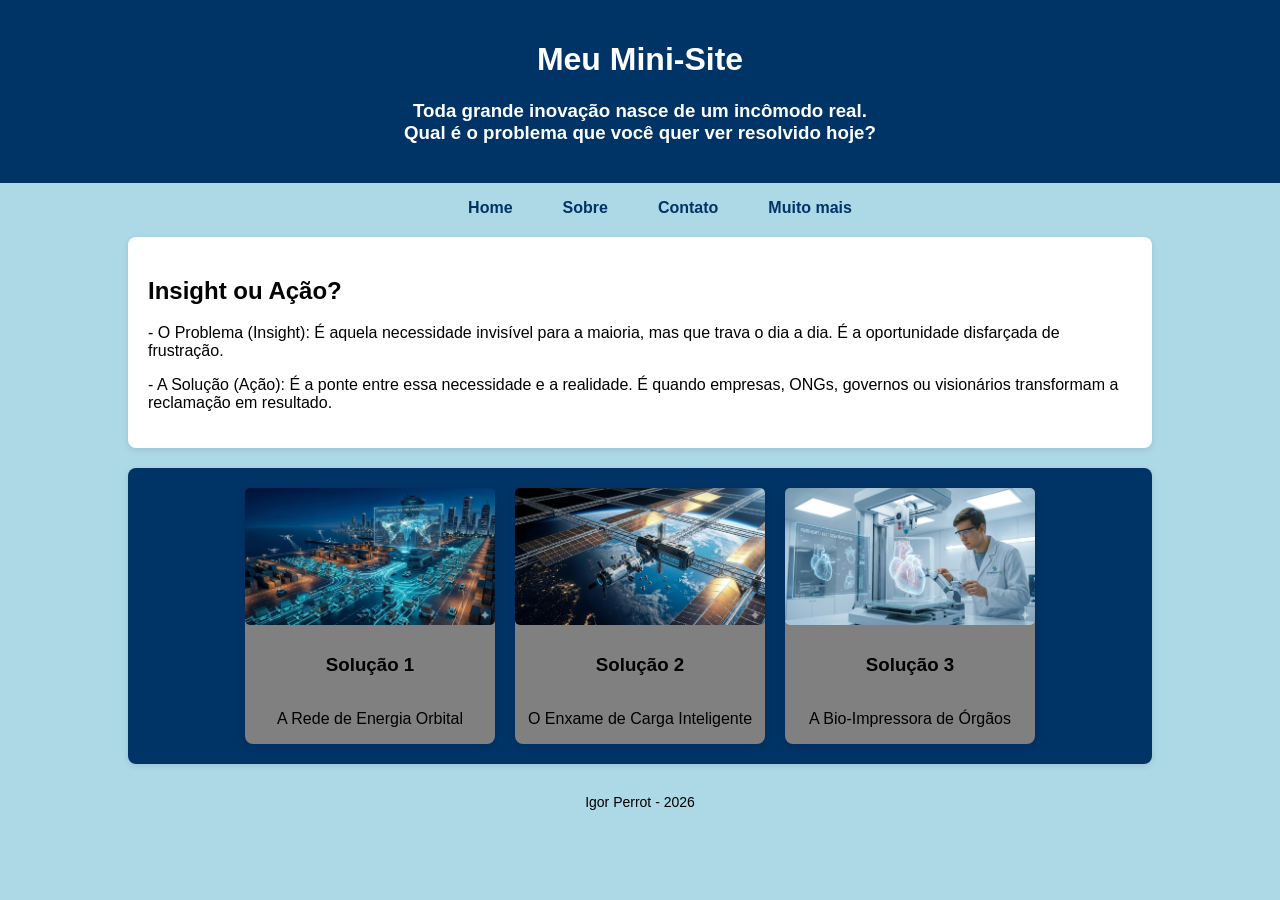
<file: index.html>
<!DOCTYPE html>
<html lang="pt-BR">

<head>
    <meta charset="UTF-8">
    <title>Mini-Site</title>
    <meta name="viewport" content="width=device-width, initial-scale=1.0">
    <link rel="stylesheet" href="assets/css/style.css">
</head>

<body>
    <header>
        <h1>Meu Mini-Site</h1>
        <h3>Toda grande inovação nasce de um incômodo real.<br> Qual é o problema que você quer ver resolvido hoje?</h3> 
       

    </header>
    <div class="container">
        <nav>
            <ul>
                <li><a href="index.html">Home</a></li>
                <li><a href="sobre.html">Sobre</a></li>
                <li><a href="contato.html">Contato</a></li>
                <li><a href="muito-mais.html">Muito mais</a></li>
            </ul>
        </nav>
        <main>
            <section>
                <h2>Insight ou Ação?</h2>
                <p>- O Problema (Insight): É aquela necessidade invisível para a maioria, mas que trava o dia a dia. É a oportunidade disfarçada de frustração.</p>
                <p>- A Solução (Ação): É a ponte entre essa necessidade e a realidade. É quando empresas, ONGs, governos ou visionários transformam a reclamação em resultado.</p>
            </section>
            <section class="cards">
                <div class="card">
                    <img src="assets/img/projeto3.jpg" alt="Brainstorm 1">
                    <h3>Solução 1</h3>
                    <p>A Rede de Energia Orbital</p>
                </div>
                <div class="card">
                    <img src="assets/img/projeto2.jpg" alt="Brainstorm 2">
                    <h3>Solução 2</h3>
                    <p>O Enxame de Carga Inteligente</p>
                </div>
                <div class="card">
                    <img src="assets/img/projeto1.jpg" alt="Brainstorm 3">
                    <h3>Solução 3</h3>
                    <p>A Bio-Impressora de Órgãos</p>
                </div>

            </section>
        </main>
    </div>
    <footer>
        <p>Igor Perrot - 2026</p>
    </footer>
</body>

</html>
</file>
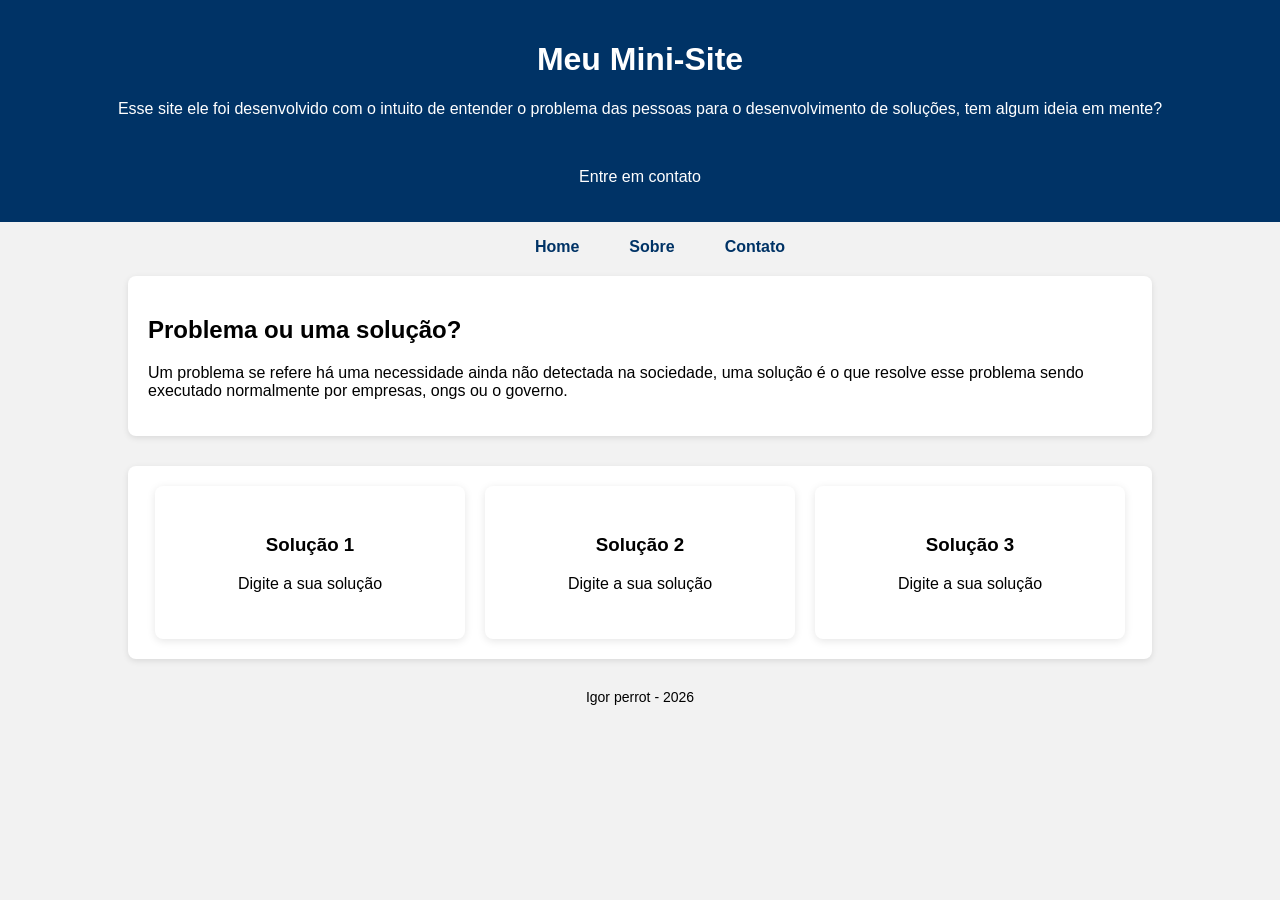
<file: roteiro02/index.html>
<!DOCTYPE html>
<html lang="pt-BR">

<head>
    <meta charset="UTF-8">
    <title>Mini-Site</title>
    <meta name="viewport" content="width=device-width, initial-scale=1.0">
    <link rel="stylesheet" href="assets/css/style.css">
</head>

<body>
    <header>
        <h1>Meu Mini-Site</h1>
        <p>Esse site ele foi desenvolvido com o intuito de entender o problema das pessoas para o desenvolvimento de
            soluções, tem algum ideia em mente?</p> <br>
        <p> Entre em contato</p>

    </header>
    <div class="container">
        <nav>
            <ul>
                <li><a href="index.html">Home</a></li>
                <li><a href="sobre.html">Sobre</a></li>
                <li><a href="contato.html">Contato</a></li>
            </ul>
        </nav>
        <main>
            <section>
                <h2>Problema ou uma solução?</h2>
                <p>Um problema se refere há uma necessidade ainda não detectada na sociedade, uma solução é o que
                    resolve esse problema sendo executado normalmente por empresas, ongs ou o governo.</p>
            </section>
            <section class="cards">
                <div class="card">
                    <h3>Solução 1</h3>
                    <p>Digite a sua solução</p>
                </div>
                <div class="card">
                    <h3>Solução 2</h3>
                    <p>Digite a sua solução</p>
                </div>
                <div class="card">
                    <h3>Solução 3</h3>
                    <p>Digite a sua solução</p>
                </div>

            </section>
        </main>
    </div>
    <footer>
        <p>Igor perrot - 2026</p>
    </footer>
</body>

</html>
</file>
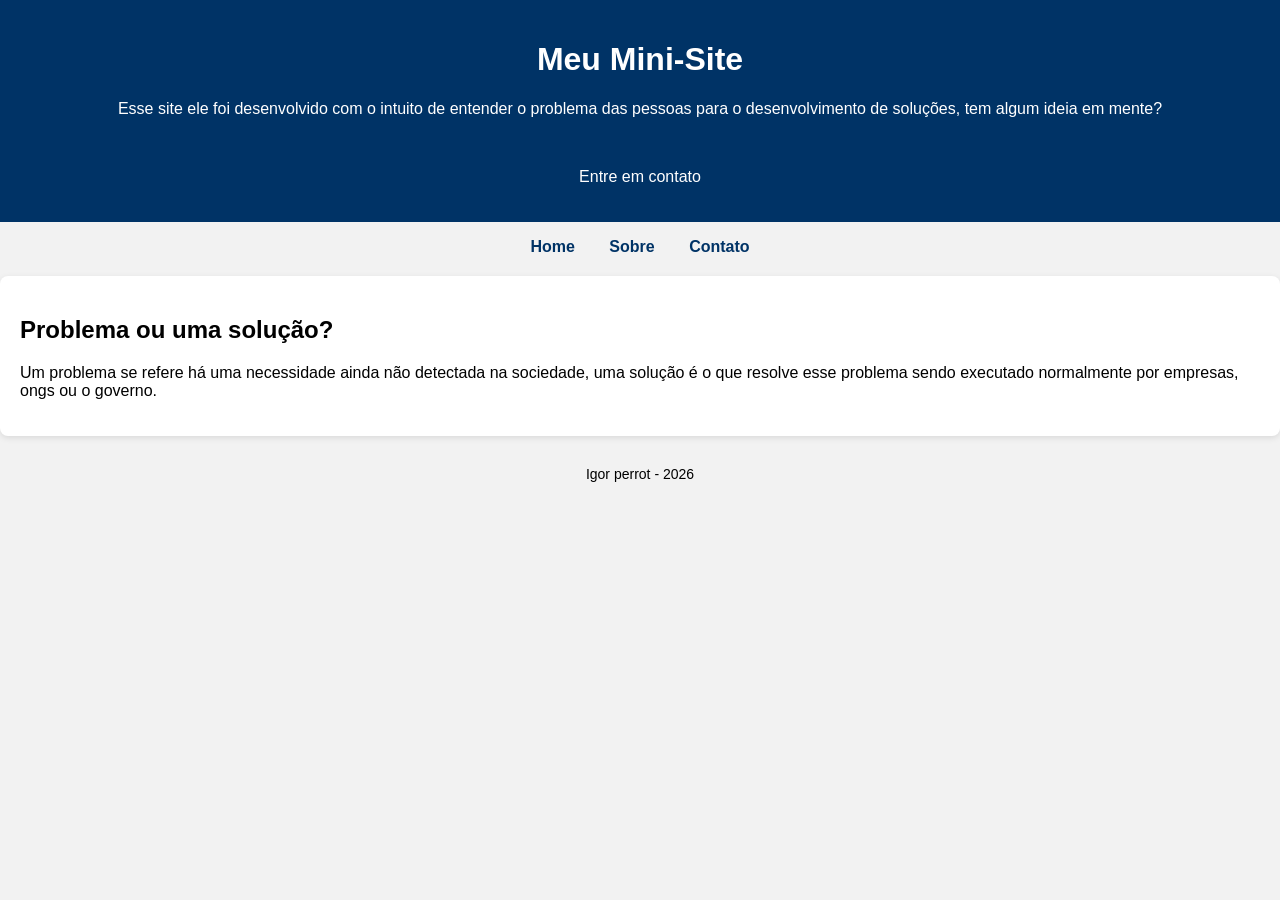
<file: proginter/roteiro02/index.html>
<!DOCTYPE html>
<html lang="pt-BR">

<head>
    <meta charset="UTF-8">
    <title>Mini-Site</title>
    <meta name="viewport" content="width=device-width, initial-scale=1.0">
    <link rel="stylesheet" href="assets/css/style.css">
</head>

<body>
    <header>
        <h1>Meu Mini-Site</h1>
        <p>Esse site ele foi desenvolvido com o intuito de entender o problema das pessoas para o desenvolvimento de soluções, tem algum ideia em mente?</p> <br>
        <p> Entre em contato</p>

    </header>
    <nav>
        <ul>
            <li><a href="index.html">Home</a></li>
            <li><a href="sobre.html">Sobre</a></li>
            <li><a href="contato.html">Contato</a></li>
        </ul>
    </nav>
    <main>
        <section>
            <h2>Problema ou uma solução?</h2>
            <p>Um problema se refere há uma necessidade ainda não detectada na sociedade, uma solução é o que resolve esse problema sendo executado normalmente por empresas, ongs ou o governo.</p>
        </section>
    </main>
    <footer>
        <p>Igor perrot - 2026</p>
    </footer>
</body>

</html>
</file>
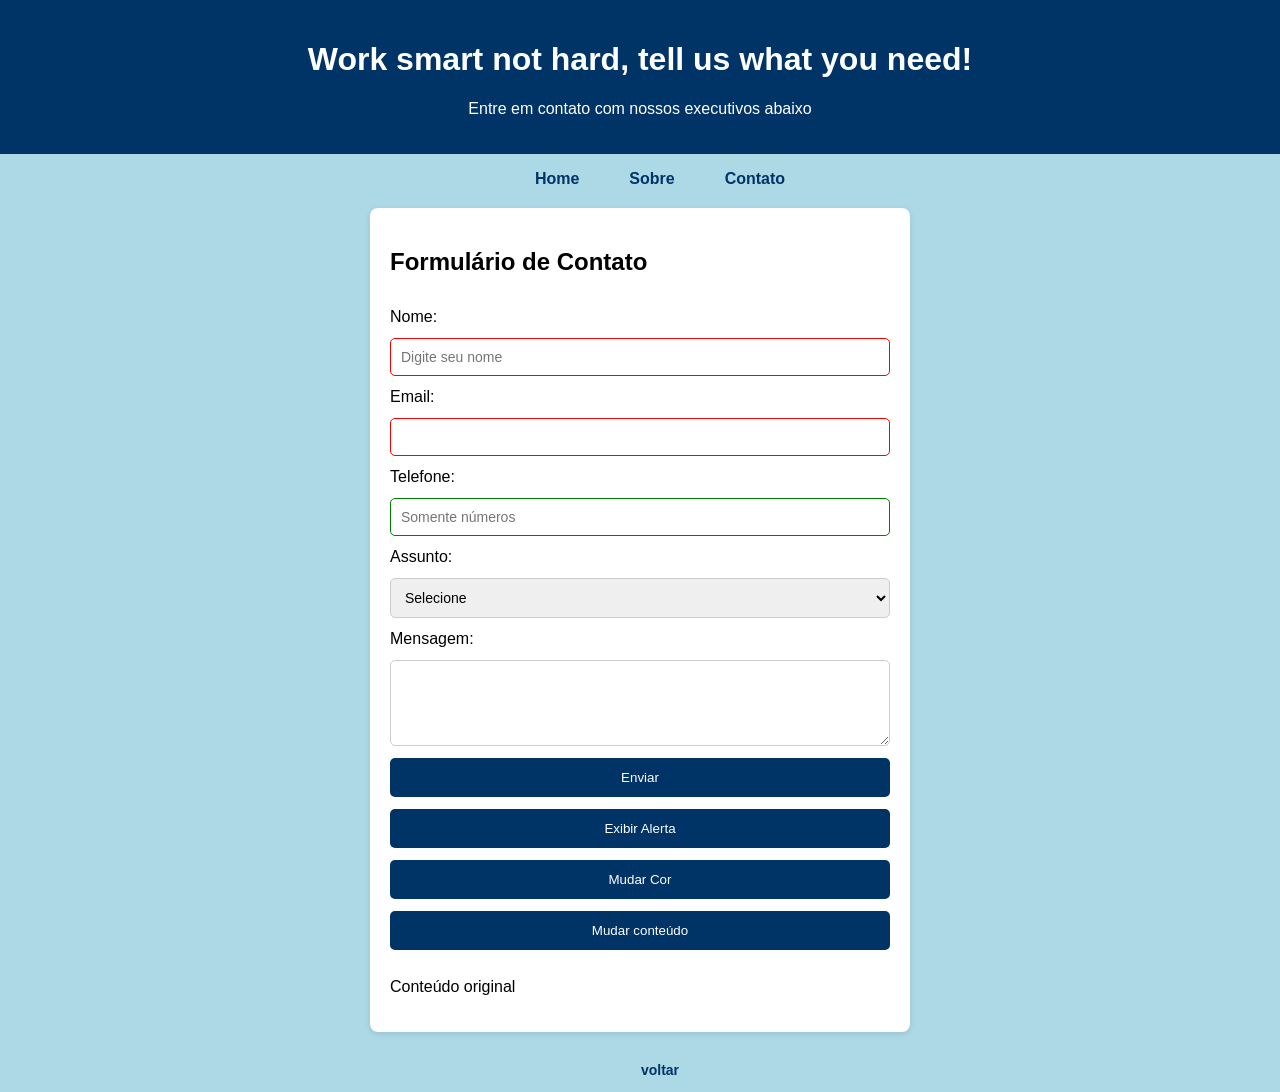
<file: contato.html>
<!DOCTYPE html>
<html lang="pt-br">
<head>
    <meta charset="UTF-8">
    <meta name="viewport" content="width=device-width, initial-scale=1.0">
    <title>Contato</title>
    <link rel="stylesheet" href="assets/css/style.css">
</head>
<body>

    <header>
        <h1> Work smart not hard, tell us what you need!</h1>
        <p> Entre em contato com nossos executivos abaixo</p>
    </header>
    <div class="container">
        <nav>
            <ul>
                <li><a href="index.html">Home</a></li>
                <li><a href="sobre.html">Sobre</a></li>
                <li><a href="contato.html">Contato</a></li>
            </ul>
        </nav>
    </div>
    <form class="form-contato">
        <h2> Formulário de Contato</h2>

        <label for="nome">Nome: </label>
        <input type="text" id="nome" required minlength="3" placeholder="Digite seu nome">

        <label for="email">Email: </label>
        <input type="email" id="email" required>

        <label for="telefone">Telefone: </label>
        <input type="tel"  id="telefone" pattern="[0-9]{10,11}" placeholder="Somente números">

        <label for="assunto">Assunto: </label>
        <select id="assunto">
            <option value="">Selecione</option>
            <option value="duvida">Dúvida</option>
            <option value="sugestao">Sugestão</option>
            <option value="contato">Contato</option>

        </select>
        
        <label for="message">Mensagem: </label>
        <textarea id="message" rows="4" required></textarea>

        <button type="submit">Enviar</button>
        <!-- <button type="button" onclick="document.getElementById('nome').value = 'HELLO JAVA SCRIPT'">Click Me</button> -->

        <button type="button" id="btnAlerta">Exibir Alerta</button>
        <button type="button" id="btnCor">Mudar Cor</button>
        <button type="button" id="btnConteudo">Mudar conteúdo</button>
        <p id="conteudo">Conteúdo original</p>
    </form>
    
    <footer>
        <nav>
            <ul>
                <li><a href="index.html">voltar</a></li>
            </ul>
        </nav>
    </footer>

    <script src="assets/js/script.js"></script>
</body>
</html>
</file>
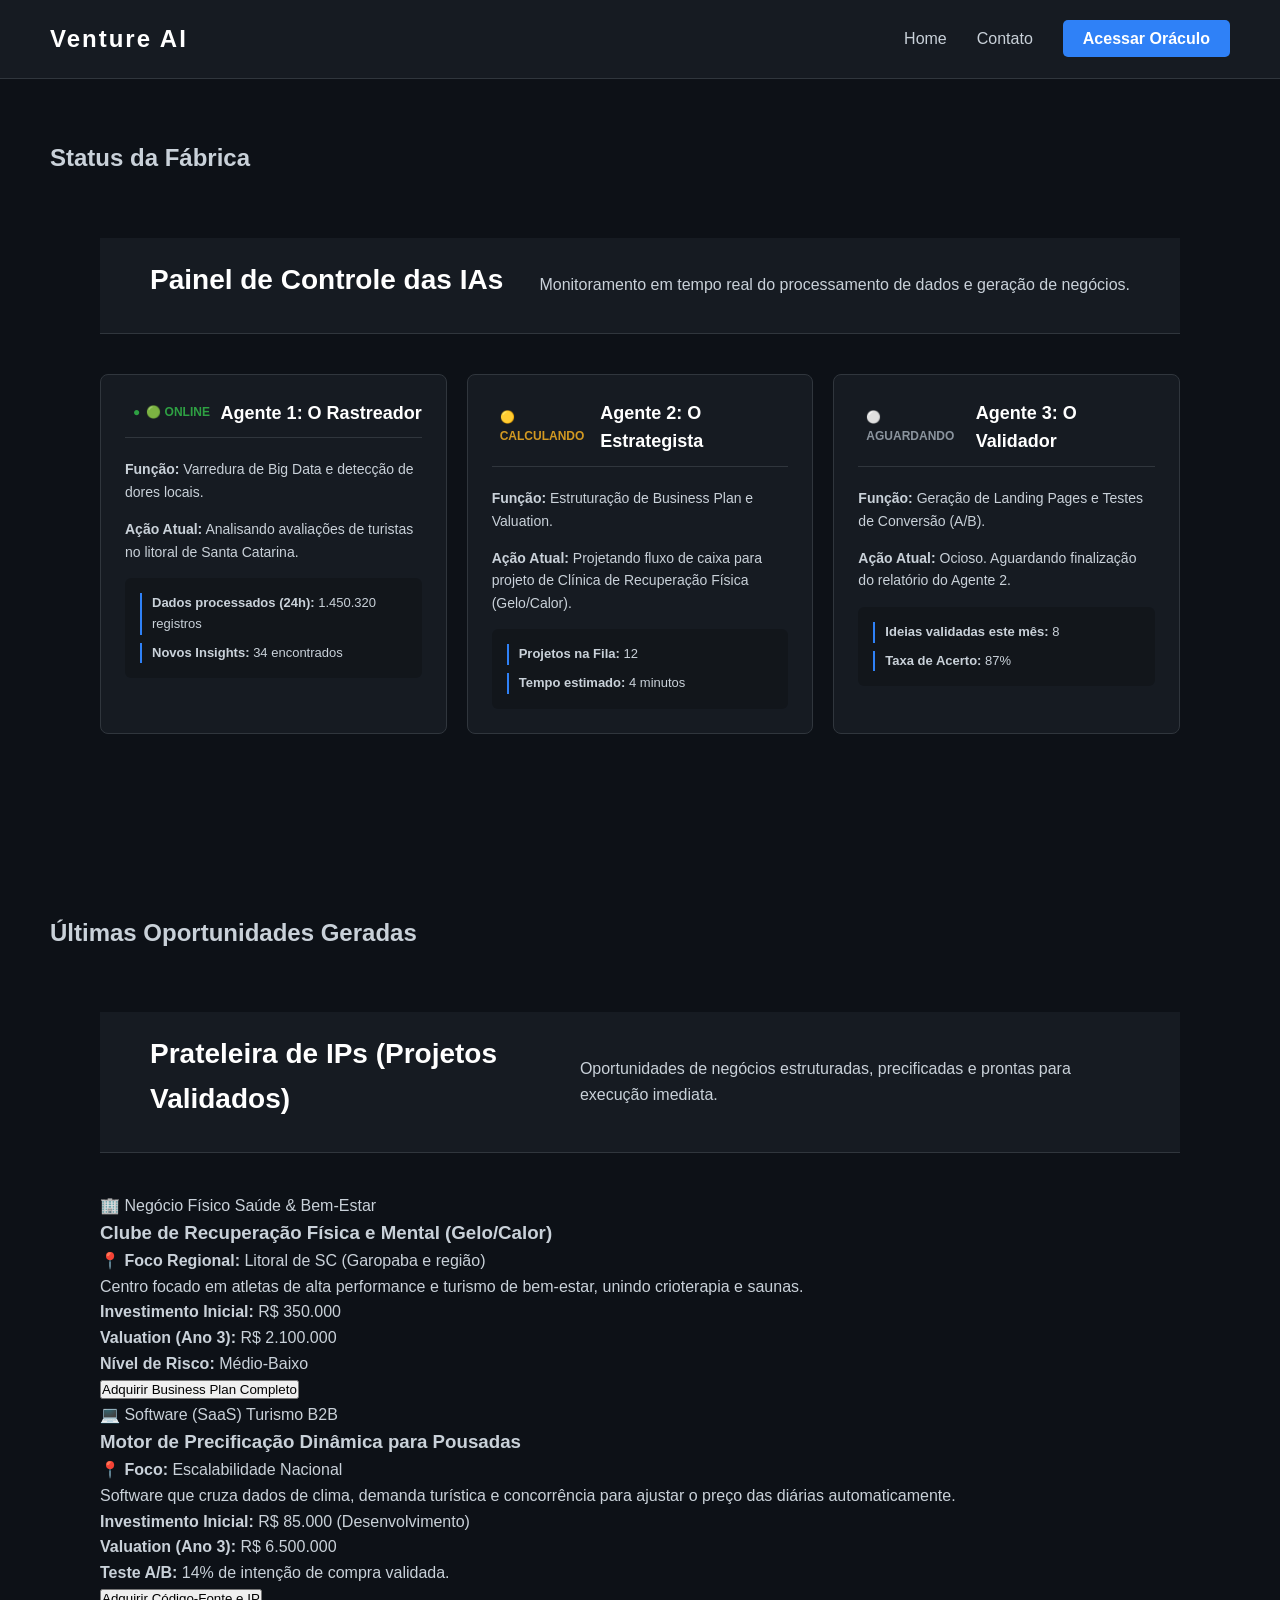
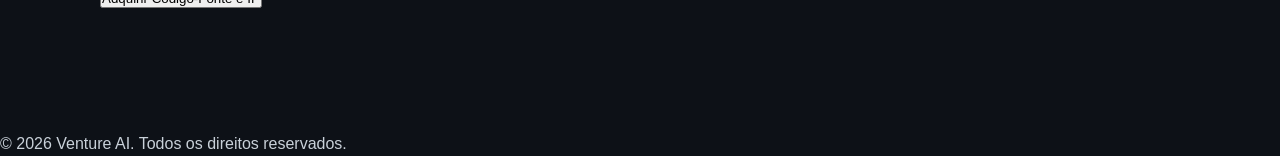
<file: muito-mais.html>
<!DOCTYPE html>
<html lang="pt-br">
<head>
    <meta charset="UTF-8">
    <meta name="viewport" content="width=device-width, initial-scale=1.0">
    <title>Venture AI / Fabrica de IPs Autônoma</title>
    <link rel="stylesheet" href="assets/css/style2.css">

</head>
<body>
    <!-- 1. O CABEÇALHO (Onde fica o menu de navegação que você já está fazendo) -->
    <header>
        <div class="logo">Venture AI</div>
        <nav>
            <ul>
                <li><a href="index.html">Home</a></li>
                <li><a href="contato.html">Contato</a></li>
                <!-- Aqui entra o nosso novo botão VIP -->
                <li><a href="dashboard.html" class="botao-destaque">Acessar Oráculo</a></li>
            </ul>
        </nav>
    </header>

    <!-- 2. O CONTEÚDO PRINCIPAL (O coração do Dashboard) -->
    <main>
        
        <!-- Seção A: O painel de status dos Agentes IA -->
        <section id="status-agentes">
            <h2>Status da Fábrica</h2>
            <!-- Aqui colocaremos os "cards" mostrando o que as IAs estão fazendo agora -->
             <!-- Seção A: O painel de status dos Agentes IA -->
        <section id="status-agentes">
            
            <header class="secao-cabecalho">
                <h2>Painel de Controle das IAs</h2>
                <p>Monitoramento em tempo real do processamento de dados e geração de negócios.</p>
            </header>

            <!-- Um container que vai segurar os 3 cards lado a lado futuramente com CSS -->
            <div class="container-cards-agentes">

                <!-- CARD 1: O Rastreador -->
                <article class="card-agente">
                    <div class="agente-header">
                        <!-- Essa classe 'status-online' servirá para fazermos uma bolinha verde piscando no CSS depois -->
                        <span class="indicador status-online">🟢 Online</span>
                        <h3>Agente 1: O Rastreador</h3>
                    </div>
                    <div class="agente-corpo">
                        <p><strong>Função:</strong> Varredura de Big Data e detecção de dores locais.</p>
                        <p><strong>Ação Atual:</strong> Analisando avaliações de turistas no litoral de Santa Catarina.</p>
                        <ul class="agente-metricas">
                            <li><strong>Dados processados (24h):</strong> 1.450.320 registros</li>
                            <li><strong>Novos Insights:</strong> 34 encontrados</li>
                        </ul>
                    </div>
                </article>

                <!-- CARD 2: O Estrategista -->
                <article class="card-agente">
                    <div class="agente-header">
                        <span class="indicador status-processando">🟡 Calculando</span>
                        <h3>Agente 2: O Estrategista</h3>
                    </div>
                    <div class="agente-corpo">
                        <p><strong>Função:</strong> Estruturação de Business Plan e Valuation.</p>
                        <p><strong>Ação Atual:</strong> Projetando fluxo de caixa para projeto de Clínica de Recuperação Física (Gelo/Calor).</p>
                        <ul class="agente-metricas">
                            <li><strong>Projetos na Fila:</strong> 12</li>
                            <li><strong>Tempo estimado:</strong> 4 minutos</li>
                        </ul>
                    </div>
                </article>

                <!-- CARD 3: O Validador -->
                <article class="card-agente">
                    <div class="agente-header">
                        <span class="indicador status-ocioso">⚪ Aguardando</span>
                        <h3>Agente 3: O Validador</h3>
                    </div>
                    <div class="agente-corpo">
                        <p><strong>Função:</strong> Geração de Landing Pages e Testes de Conversão (A/B).</p>
                        <p><strong>Ação Atual:</strong> Ocioso. Aguardando finalização do relatório do Agente 2.</p>
                        <ul class="agente-metricas">
                            <li><strong>Ideias validadas este mês:</strong> 8</li>
                            <li><strong>Taxa de Acerto:</strong> 87%</li>
                        </ul>
                    </div>
                </article>

            </div>
        </section>
        </section>

        <!-- Seção B: O Feed de Inovação (Ideias validadas) -->
        <section id="feed-oportunidades">
            <h2>Últimas Oportunidades Geradas</h2>
            <!-- Aqui listaremos os projetos físicos e digitais disponíveis para compra -->
             <!-- Seção B: O Feed de Inovação (Ideias validadas) -->
        <section id="feed-oportunidades">
            
            <header class="secao-cabecalho">
                <h2>Prateleira de IPs (Projetos Validados)</h2>
                <p>Oportunidades de negócios estruturadas, precificadas e prontas para execução imediata.</p>
            </header>

            <!-- Container para alinhar os projetos (como uma vitrine) -->
            <div class="container-cards-projetos">
                
                <!-- PROJETO FÍSICO -->
                <article class="card-projeto projeto-fisico">
                    <div class="projeto-tags">
                        <span class="tag-tipo">🏢 Negócio Físico</span>
                        <span class="tag-setor">Saúde & Bem-Estar</span>
                    </div>
                    <h3>Clube de Recuperação Física e Mental (Gelo/Calor)</h3>
                    <p class="projeto-local">📍 <strong>Foco Regional:</strong> Litoral de SC (Garopaba e região)</p>
                    <p class="projeto-resumo">Centro focado em atletas de alta performance e turismo de bem-estar, unindo crioterapia e saunas.</p>
                    
                    <div class="projeto-financeiro">
                        <p><strong>Investimento Inicial:</strong> R$ 350.000</p>
                        <p><strong>Valuation (Ano 3):</strong> R$ 2.100.000</p>
                        <p><strong>Nível de Risco:</strong> Médio-Baixo</p>
                    </div>
                    <button class="btn-comprar">Adquirir Business Plan Completo</button>
                </article>

                <!-- PROJETO DIGITAL -->
                <article class="card-projeto projeto-digital">
                    <div class="projeto-tags">
                        <span class="tag-tipo">💻 Software (SaaS)</span>
                        <span class="tag-setor">Turismo B2B</span>
                    </div>
                    <h3>Motor de Precificação Dinâmica para Pousadas</h3>
                    <p class="projeto-local">📍 <strong>Foco:</strong> Escalabilidade Nacional</p>
                    <p class="projeto-resumo">Software que cruza dados de clima, demanda turística e concorrência para ajustar o preço das diárias automaticamente.</p>
                    
                    <div class="projeto-financeiro">
                        <p><strong>Investimento Inicial:</strong> R$ 85.000 (Desenvolvimento)</p>
                        <p><strong>Valuation (Ano 3):</strong> R$ 6.500.000</p>
                        <p><strong>Teste A/B:</strong> 14% de intenção de compra validada.</p>
                    </div>
                    <button class="btn-comprar">Adquirir Código-Fonte e IP</button>
                </article>

            </div>
        </section>
        </section>

    </main>

    <!-- 3. O RODAPÉ -->
    <footer>
        <p>&copy; 2026 Venture AI. Todos os direitos reservados.</p>
    </footer>
</body>
</html>
</file>
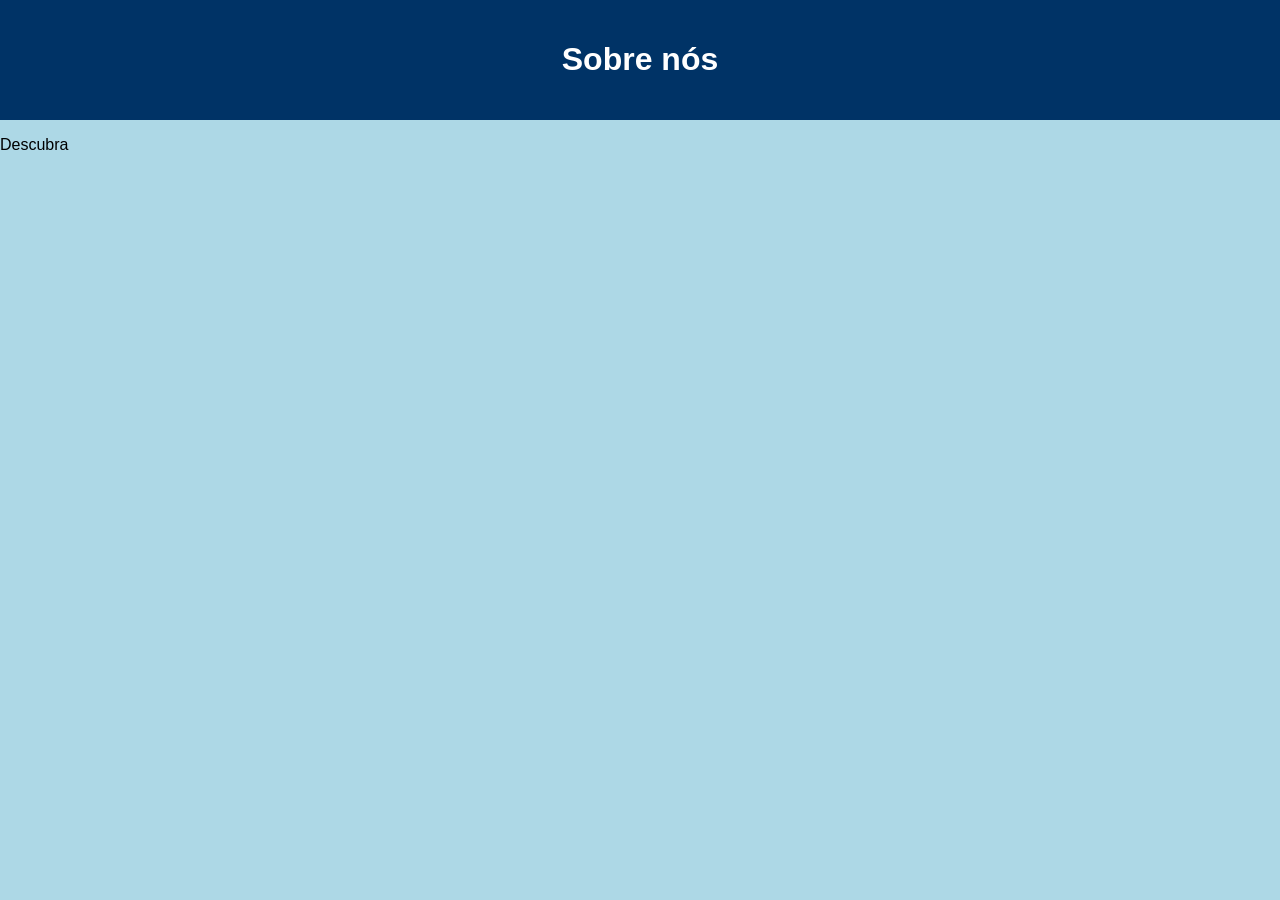
<file: sobre.html>
<!DOCTYPE html>
<html lang="pt-br">
<head>
    <meta charset="UTF-8">
    <meta name="viewport" content="width=device-width, initial-scale=1.0">
    <link rel="stylesheet" href="assets/css/style.css">
    <meta name="viewport" content="width=device-width, initial-scale=1.0">
    <title>Doitright</title>
</head>
<header>
    <h1>Sobre nós</h1>
</header>
<body>
    <p>Descubra</p>
</body>
</html>
</file>
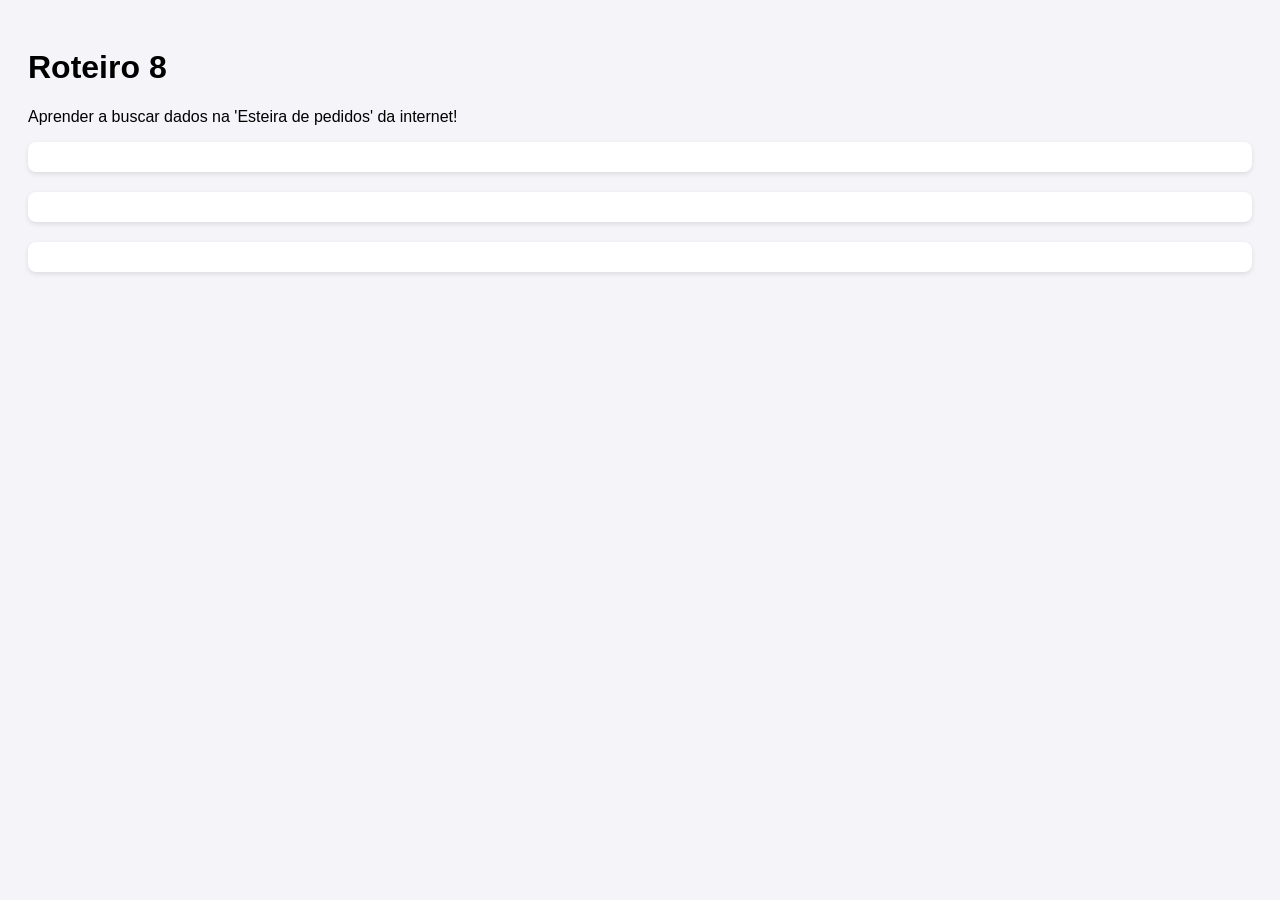
<file: Roteiro-8/index-api.html>
<!DOCTYPE html>
<html lang="pt-br">
<head>
    <meta charset="UTF-8">
    <meta name="viewport" content="width=device-width, initial-scale=1.0">
    <title>Testes API</title>
    <style>
        body { 
            font-family: sans-serif;
            padding: 20px;
            background-color: #f4f4f9;
             }
        .box {
            background: white;
            padding: 15px;
            border-radius: 8px;
            box-shadow: 0 2px 5px rgba(0,0,0,0.1);
            margin-bottom: 20px;
                 }
        h2 {
            color: #003366;
            border-bottom: 2px solid #003366; padding-bottom: 5px;
             }
        #fugitivo { 
            position: absolute; transition: all 0.1s;
         }
        .lamp-container { 
            text-align: center;
         }
        img { 
            width: 150px; display: block; margin: 10px auto; 
        }
    </style>
</head>
<body>
    <h1>Roteiro 8</h1>
    <p>Aprender a buscar dados na 'Esteira de pedidos' da internet!</p>
    
    <div class="box"></div>

    <div class="box"></div>

    <div class="box"></div>

    <script>


    </script>
</body>
</html>
</file>
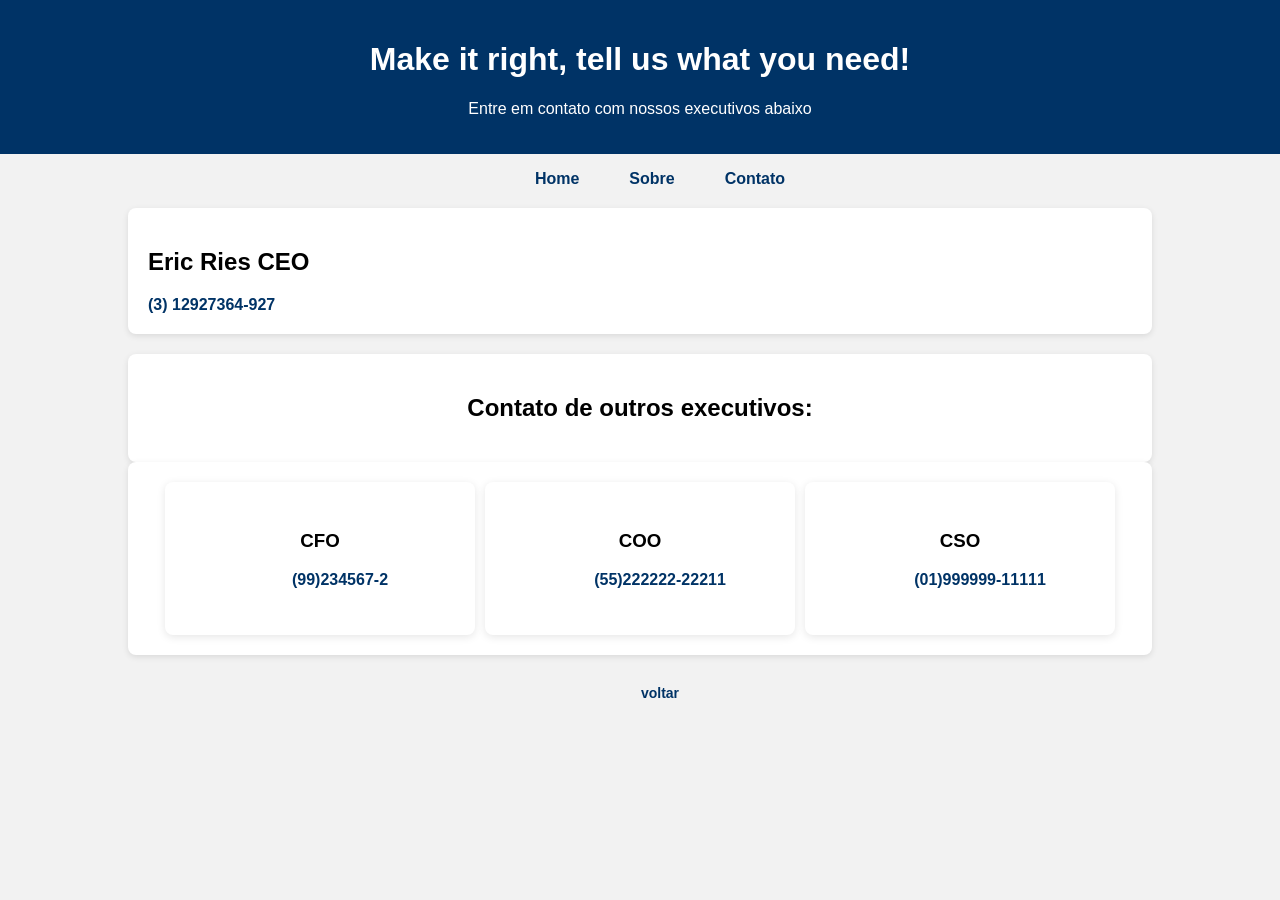
<file: roteiro02/contato.html>
<!DOCTYPE html>
<html lang="en">
<head>
    <meta charset="UTF-8">
    <meta name="viewport" content="width=device-width, initial-scale=1.0">
    <title>Contato</title>
    <meta name="viewport" content="width=device-width, initial-scale=1.0">
    <link rel="stylesheet" href="assets/css/style.css">
</head>
<body>

    <header>
        <h1> Make it right, tell us what you need!</h1>
        <p> Entre em contato com nossos executivos abaixo</p>
    </header>
    <div class="container">
    <nav>
            <ul>
                <li><a href="index.html">Home</a></li>
                <li><a href="sobre.html">Sobre</a></li>
                <li><a href="contato.html">Contato</a></li>
            </ul>
        </nav>
    <main>
        <section>
            <h2> Eric Ries CEO</h2>
            <nav>
                
                    
                        <a href="https://vivo.com.br/para-voce?gclsrc=aw.ds&gad_source=1&gad_campaignid=1712627678&gbraid=0AAAAADSS1s374H3i2KmMIuZQFY28us0FW&gclid=EAIaIQobChMIm4SMoputkwMVgEVIAB0f8h92EAAYASAAEgLmFfD_BwE" target="_blank">(3) 12927364-927</a>
                    
                
            </nav>
        </section>
        <section class="cards1">
            <h2>Contato de outros executivos:</h2>
        </section>
        <section class="cards1">
            
            <div class="card">
                <h3>CFO</h3>
                <nav>
                <ul>
                    <li><a href="https://vivo.com.br/para-voce?gclsrc=aw.ds&gad_source=1&gad_campaignid=1712627678&gbraid=0AAAAADSS1s374H3i2KmMIuZQFY28us0FW&gclid=EAIaIQobChMIm4SMoputkwMVgEVIAB0f8h92EAAYASAAEgLmFfD_BwE" target="_blank">(99)234567-2</a></li>
                </ul>
                </nav>
            </div>
            <div class="card">
                <h3>COO</h3>
                <nav>
                <ul>
                    <li><a href="https://vivo.com.br/para-voce?gclsrc=aw.ds&gad_source=1&gad_campaignid=1712627678&gbraid=0AAAAADSS1s374H3i2KmMIuZQFY28us0FW&gclid=EAIaIQobChMIm4SMoputkwMVgEVIAB0f8h92EAAYASAAEgLmFfD_BwE" target="_blank">(55)222222-22211</a></li>
                </ul>
                </nav>
            </div>
            <div class="card">
                <h3>CSO</h3>
                <nav>
                <ul>
                    <li><a href="https://vivo.com.br/para-voce?gclsrc=aw.ds&gad_source=1&gad_campaignid=1712627678&gbraid=0AAAAADSS1s374H3i2KmMIuZQFY28us0FW&gclid=EAIaIQobChMIm4SMoputkwMVgEVIAB0f8h92EAAYASAAEgLmFfD_BwE" target="_blank">(01)999999-11111</a></li>
                </ul>
                </nav>
            </div>
        </section>
    </main>
    </div>
</body>
<footer>
    <nav>
        <ul>
         <li><a href="index.html">voltar</a></li>
        </ul>
    </nav>
</footer>
</html>
</file>
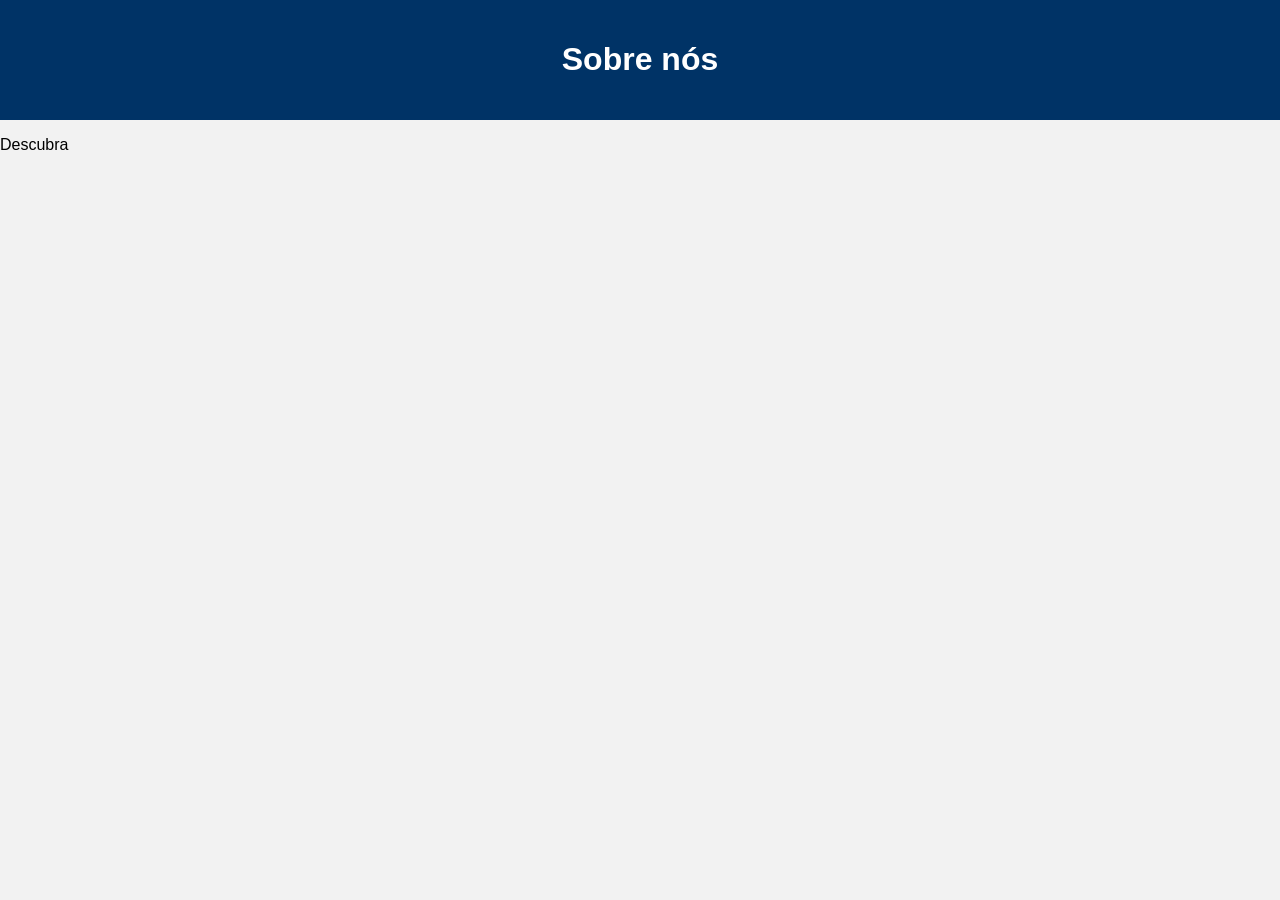
<file: roteiro02/sobre.html>
<!DOCTYPE html>
<html lang="en">
<head>
    <meta charset="UTF-8">
    <meta name="viewport" content="width=device-width, initial-scale=1.0">
    <link rel="stylesheet" href="assets/css/style.css">
    <meta name="viewport" content="width=device-width, initial-scale=1.0">
    <title>Doitright</title>
</head>
<header>
    <h1>Sobre nós</h1>
</header>
<body>
    <p>Descubra</p>
</body>
</html>
</file>
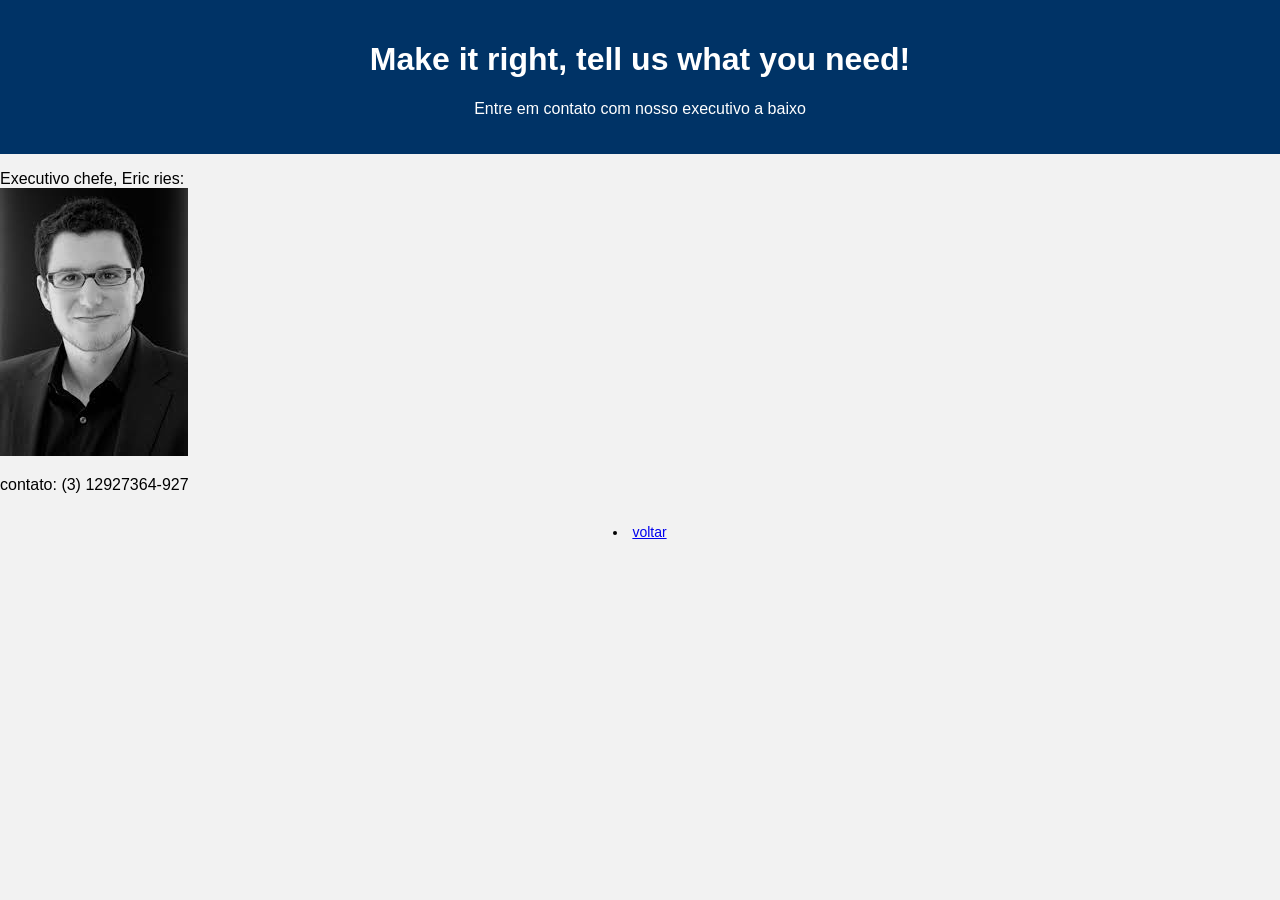
<file: proginter/roteiro02/contato.html>
<!DOCTYPE html>
<html lang="en">
<head>
    <meta charset="UTF-8">
    <meta name="viewport" content="width=device-width, initial-scale=1.0">
    <title>Contato</title>
    <meta name="viewport" content="width=device-width, initial-scale=1.0">
    <link rel="stylesheet" href="assets/css/style.css">
</head>
<body>
    <header>
        <h1> Make it right, tell us what you need!</h1>
        <p> Entre em contato com nosso executivo a baixo</p>
    </header>
    <p> Executivo chefe, Eric ries: <br> <img src="/roteiro02/assets/img/images.jpeg" alt=""> </p>
    <p> contato: (3) 12927364-927</p>
</body>
<footer>
    <li><a href="index.html">voltar</a></li>
</footer>
</html>
</file>
<file: assets/css/style.css>
body {
    font-family: Arial, sans-serif;
    margin: 0;
    background-color: lightblue;
}
.container {
    width: 80%;
    margin: 0 auto;
}
header {
    background-color: #003366;
    color: white;
    padding: 20px;
    text-align: center;
}

nav ul {
    justify-content: center;
    list-style: none;
    padding: 20;
    gap: 20px;
    display: flex;
}

/* nav li {
    display: inline;
    margin: 0 15px;
} */

nav a {
    text-decoration: none;
    color: #003366;
    font-weight: bold;
}
nav a:hover { 
color: #ff6600;

}
section {
    background-color: white;
    padding: 20px;
    margin-top: 20px;
    border-radius: 8px;
    box-shadow: 0px 2px 6px rgba(0,0,0,0.1);
    margin-bottom: 20px;
   
}



.cards {
    display: flex;
    gap: 20px;
    justify-content: center;
    text-align: center;
    background-color: #003366;
    
/* display: flex; */
/* gap: 20px; */
/* justify-content: center; */
/* flex-wrap: wrap; */
/* margin-top: 30px; */
}
.cards:hover{  
    transform: translateY(-5px); 
box-shadow: 0px 4px 12px rgba(0,0,0,0.2);
transition: all 0.3s ease;
background-color: lightskyblue;
}

.card {
    display: flex;
    flex-direction: column;
    background-color: grey;
    padding: 0px;
    width: 250px;
    border-radius: 8px;

    box-shadow: 0px 2px 8px rgba(0,0,0,0.1);
    text-align: center; 
}
/* .cards1 {
display: flex;
gap: 10px;
} */
nav li {
    display: inline;
    margin: 0 15px;
    /* justify-content: center;
    flex-wrap: wrap;
    margin-top: 0px;
    margin-bottom: 0px;   */
    } 



.card img {
width: 100%;
border-radius: 5px;
margin-bottom: 10px;

}

.card:hover {
transform: rotate(2deg); 
box-shadow: 0px 4px 12px rgba(0,0,0,0.2);
transition: all 0.3s ease;
background-color: lightskyblue;
}

@media (max-width: 768px) {
.cards {
flex-direction: column;
align-items: center;
}
}
footer {
    margin-top: 30px;
    padding: 15 px;
    text-align: center;
    font-size: 14px;
}

form {
    display: flex;
    flex-direction: column;
    gap: 12px;
    background-color: white;
    padding: 20px;
    border-radius: 8px;
    box-shadow: 0px 2px 6px rgba(0,0,0,0.1);
    max-width: 500px;
    margin: 20px auto;


}

input, textarea, select {
padding: 10px;
border: 1px solid #ccc;
border-radius: 5px;
font-size: 14px;
}

input:focus, textarea:focus, select:focus {
outline: none;
border-color: #003366;
box-shadow: 0 0 5px rgba(0,51,102,0.3);
}

button {
background-color: #003366;
color: white;
padding: 12px;
border: none;
border-radius: 5px;
cursor: pointer;
transition: background-color 0.3s ease;
}

button:hover {
background-color: #0055aa;
}

input:valid {
border-color: green;
}
input:invalid {
border-color: red;
}

@media(max-width: 768px){
form {
width: 90%;
}
}
</file>
<file: roteiro02/assets/css/style.css>
/*Testando uma alteração */

body {
    font-family: Arial, sans-serif;
    margin: 0;
    background-color: #f2f2f2;
}
.container {
    width: 80%;
    margin: 0 auto;
}
header {
    background-color: #003366;
    color: white;
    padding: 20px;
    text-align: center;
}

nav ul {
    justify-content: center;
    list-style: none;
    padding: 20;
    gap: 20px;
    display: flex;
}

nav li {
    display: inline;
    margin: 0 15px;
}

nav a {
    text-decoration: none;
    color: #003366;
    font-weight: bold;
}
nav a:hover { 
color: #ff6600;
}
section {
    background-color: white;
    padding: 20px;
    margin-top: 20px;
    border-radius: 8px;
    box-shadow: 0px 2px 6px rgba(0,0,0,0.1);
    margin-bottom: 20px;
   
}

.cards {
display: flex;
gap: 20px;
justify-content: center;
flex-wrap: wrap;
margin-top: 30px;
}
.card {
background-color: white;
padding: 30px;
width: 250px;
border-radius: 8px;

box-shadow: 0px 2px 8px rgba(0,0,0,0.1);
text-align: center;
}
.cards1 {
display: flex;
gap: 10px;
justify-content: center;
flex-wrap: wrap;
margin-top: 0px;
margin-bottom: 0px; 
}
@media (max-width: 768px) {
.cards {
flex-direction: column;
align-items: center;
}
}
footer {
    margin-top: 30px;
    padding: 15 px;
    text-align: center;
    font-size: 14px;
}
</file>
<file: proginter/roteiro02/assets/css/style.css>
body {
    font-family: Arial, sans-serif;
    margin: 0;
    background-color: #f2f2f2;
}
.container {
    width: 80%;
    margin: 0 auto;
}
header {
    background-color: #003366;
    color: white;
    padding: 20px;
    text-align: center;
}

nav ul {
    list-style: none;
    padding: 0;
    text-align: center;
}

nav li {
    display: inline;
    margin: 0 15px;
}

nav a {
    text-decoration: none;
    color: #003366;
    font-weight: bold;
}
nav a:hover {
color: #ff6600;
}
section {
    background-color: white;
    padding: 20px;
    margin-top: 20px;
    border-radius: 8px;
    box-shadow: 0px 2px 6px rgba(0,0,0,0.1);
}
footer {
    margin-top: 30px;
    padding: 15 px;
    text-align: center;
    font-size: 14px;
}
</file>
<file: assets/css/style2.css>
/* =========================================
   1. RESET E VARIÁVEIS (A Fundação)
   ========================================= */
/* O seletor '*' aplica a regra em todos os elementos da página */
* {
    margin: 0;
    padding: 0;
    box-sizing: border-box;
    font-family: 'Segoe UI', Roboto, Helvetica, Arial, sans-serif;
}

/* Criando variáveis de cores para facilitar a manutenção */
:root {
    --fundo-principal: #0d1117; /* Quase preto */
    --fundo-secundario: #161b22; /* Cinza bem escuro para os cards */
    --texto-claro: #c9d1d9;
    --texto-titulo: #ffffff;
    --cor-destaque: #2f81f7; /* Azul tech */
    --cor-online: #2ea043; /* Verde para IAs ativas */
    --cor-processando: #d29922; /* Amarelo */
    --cor-ocioso: #8b949e; /* Cinza */
}

/* =========================================
   2. CORPO DA PÁGINA (Body)
   ========================================= */
body {
    background-color: var(--fundo-principal);
    color: var(--texto-claro);
    line-height: 1.6;
}

/* =========================================
   3. CABEÇALHO (Header)
   ========================================= */
header {
    background-color: var(--fundo-secundario);
    padding: 20px 50px;
    display: flex; /* Coloca os elementos lado a lado */
    justify-content: space-between; /* Joga a logo para a esquerda e o menu para a direita */
    align-items: center; /* Centraliza na vertical */
    border-bottom: 1px solid #30363d; /* Linha sutil separando o topo */
}

.logo {
    font-size: 24px;
    font-weight: bold;
    color: var(--texto-titulo);
    letter-spacing: 2px;
}

nav ul {
    list-style: none; /* Tira as bolinhas da lista */
    display: flex;
    gap: 30px; /* Espaçamento entre os links */
    align-items: center;
}

nav a {
    text-decoration: none; /* Tira o sublinhado do link */
    color: var(--texto-claro);
    font-weight: 500;
    transition: color 0.3s ease; /* Efeito suave ao passar o mouse */
}

nav a:hover {
    color: var(--cor-destaque);
}

/* Botão Especial do Oráculo */
.botao-destaque {
    background-color: var(--cor-destaque);
    color: #fff;
    padding: 10px 20px;
    border-radius: 5px;
    font-weight: bold;
}

.botao-destaque:hover {
    background-color: #1f6feb; /* Azul um pouco mais escuro no hover */
    color: #fff;
}

/* Espaçamento geral das seções */
section {
    padding: 60px 50px;
}

.secao-cabecalho {
    margin-bottom: 40px;
}

.secao-cabecalho h2 {
    color: var(--texto-titulo);
    font-size: 28px;
    margin-bottom: 10px;
}

/* =========================================
   4. PAINEL DE AGENTES (Layout e Cards)
   ========================================= */

/* Contentor que coloca os 3 agentes lado a lado */
.container-cards-agentes {
    display: flex;
    gap: 20px;
    flex-wrap: wrap; /* Garante que os cards quebram a linha em ecrãs pequenos */
    justify-content: space-between;
}

/* Estilização individual de cada Card */
.card-agente {
    background-color: var(--fundo-secundario);
    border: 1px solid #30363d;
    border-radius: 8px;
    padding: 24px;
    flex: 1; /* Faz com que todos os cards tenham a mesma largura */
    min-width: 300px;
    transition: transform 0.3s ease, border-color 0.3s ease;
}

/* Efeito ao passar o rato: o card levanta ligeiramente */
.card-agente:hover {
    transform: translateY(-5px);
    border-color: var(--cor-destaque);
}

/* Cabeçalho interno do Card */
.agente-header {
    display: flex;
    justify-content: space-between;
    align-items: center;
    margin-bottom: 20px;
    border-bottom: 1px solid #30363d;
    padding-bottom: 10px;
}

.agente-header h3 {
    font-size: 18px;
    color: var(--texto-titulo);
}

/* Estilo dos indicadores de Status */
.indicador {
    font-size: 12px;
    font-weight: bold;
    text-transform: uppercase;
    padding: 4px 8px;
    border-radius: 4px;
    display: flex;
    align-items: center;
    gap: 6px;
}

.status-online { color: var(--cor-online); }
.status-processando { color: var(--cor-processando); }
.status-ocioso { color: var(--cor-ocioso); }

/* Animação de Pulsação para o Agente Online */
@keyframes pulse {
    0% { opacity: 1; }
    50% { opacity: 0.4; }
    100% { opacity: 1; }
}

.status-online::before {
    content: "●";
    animation: pulse 1.5s infinite;
}

/* Conteúdo e Métricas */
.agente-corpo p {
    font-size: 14px;
    margin-bottom: 15px;
    color: var(--texto-claro);
}

.agente-metricas {
    list-style: none;
    background-color: rgba(0, 0, 0, 0.2);
    padding: 15px;
    border-radius: 6px;
}

.agente-metricas li {
    font-size: 13px;
    margin-bottom: 8px;
    border-left: 2px solid var(--cor-destaque);
    padding-left: 10px;
}

.agente-metricas li:last-child {
    margin-bottom: 0;
}
</file>
